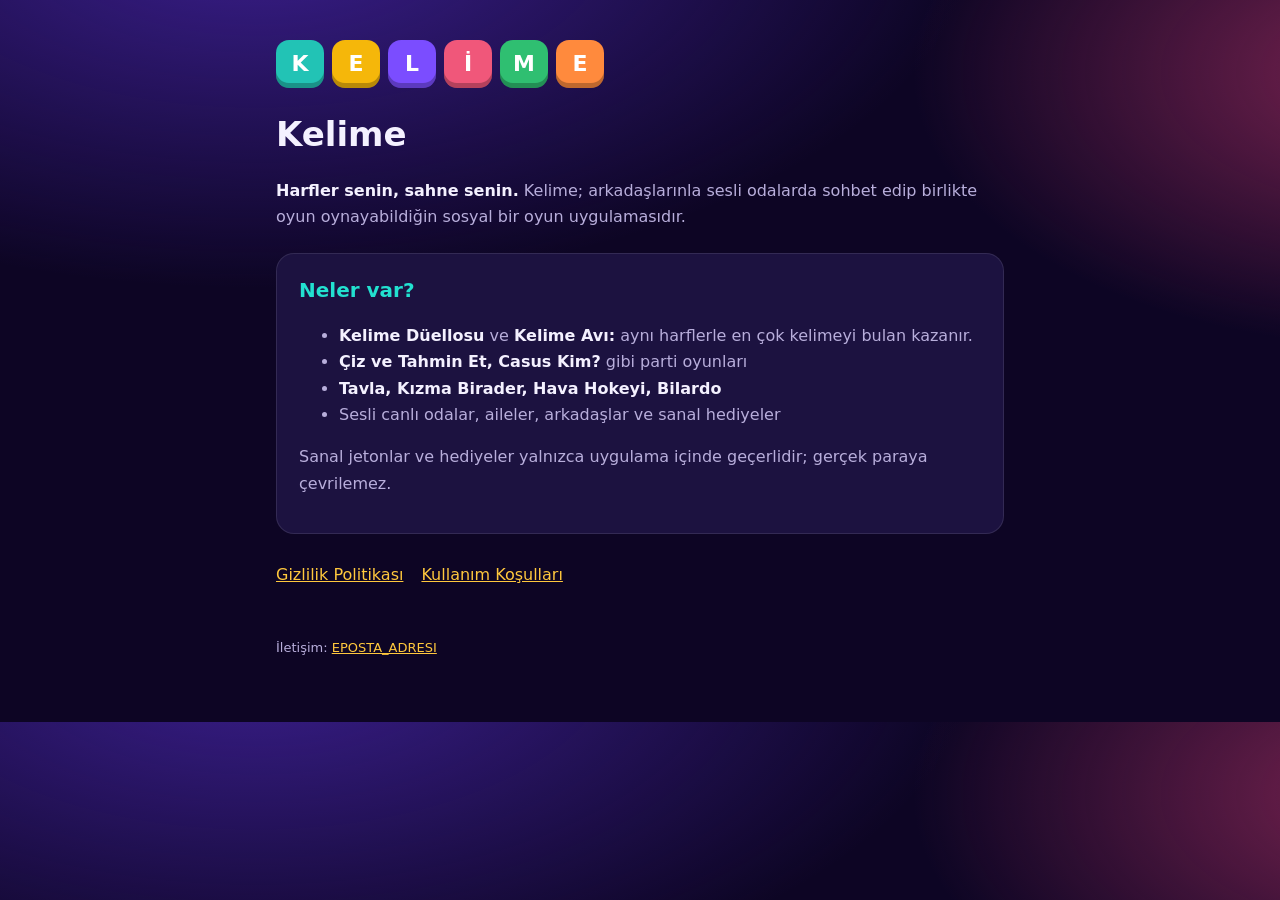
<file: index.html>
<!doctype html>
<html lang="tr"><head><meta charset="utf-8"><meta name="viewport" content="width=device-width, initial-scale=1">
<title>Kelime — Sesli sohbet ve kelime oyunları</title><link rel="stylesheet" href="style.css"></head>
<body><main>
<div class="tiles"><div class="tile" style="background:#22C3B5">K</div><div class="tile" style="background:#F5B70A">E</div><div class="tile" style="background:#7B4DFF">L</div><div class="tile" style="background:#F0577A">İ</div><div class="tile" style="background:#2FBF71">M</div><div class="tile" style="background:#FF8A3D">E</div></div>
<h1>Kelime</h1>
<p><strong>Harfler senin, sahne senin.</strong> Kelime; arkadaşlarınla sesli odalarda sohbet edip birlikte oyun oynayabildiğin sosyal bir oyun uygulamasıdır.</p>
<div class="card">
<h2 style="margin-top:0">Neler var?</h2>
<ul>
<li><strong>Kelime Düellosu</strong> ve <strong>Kelime Avı:</strong> aynı harflerle en çok kelimeyi bulan kazanır.</li>
<li><strong>Çiz ve Tahmin Et, Casus Kim?</strong> gibi parti oyunları</li>
<li><strong>Tavla, Kızma Birader, Hava Hokeyi, Bilardo</strong></li>
<li>Sesli canlı odalar, aileler, arkadaşlar ve sanal hediyeler</li>
</ul>
<p>Sanal jetonlar ve hediyeler yalnızca uygulama içinde geçerlidir; gerçek paraya çevrilemez.</p>
</div>
<nav><a href="gizlilik.html">Gizlilik Politikası</a><a href="kosullar.html">Kullanım Koşulları</a></nav>
<footer>İletişim: <a href="mailto:EPOSTA_ADRESI">EPOSTA_ADRESI</a></footer>
</main></body></html>
</file>
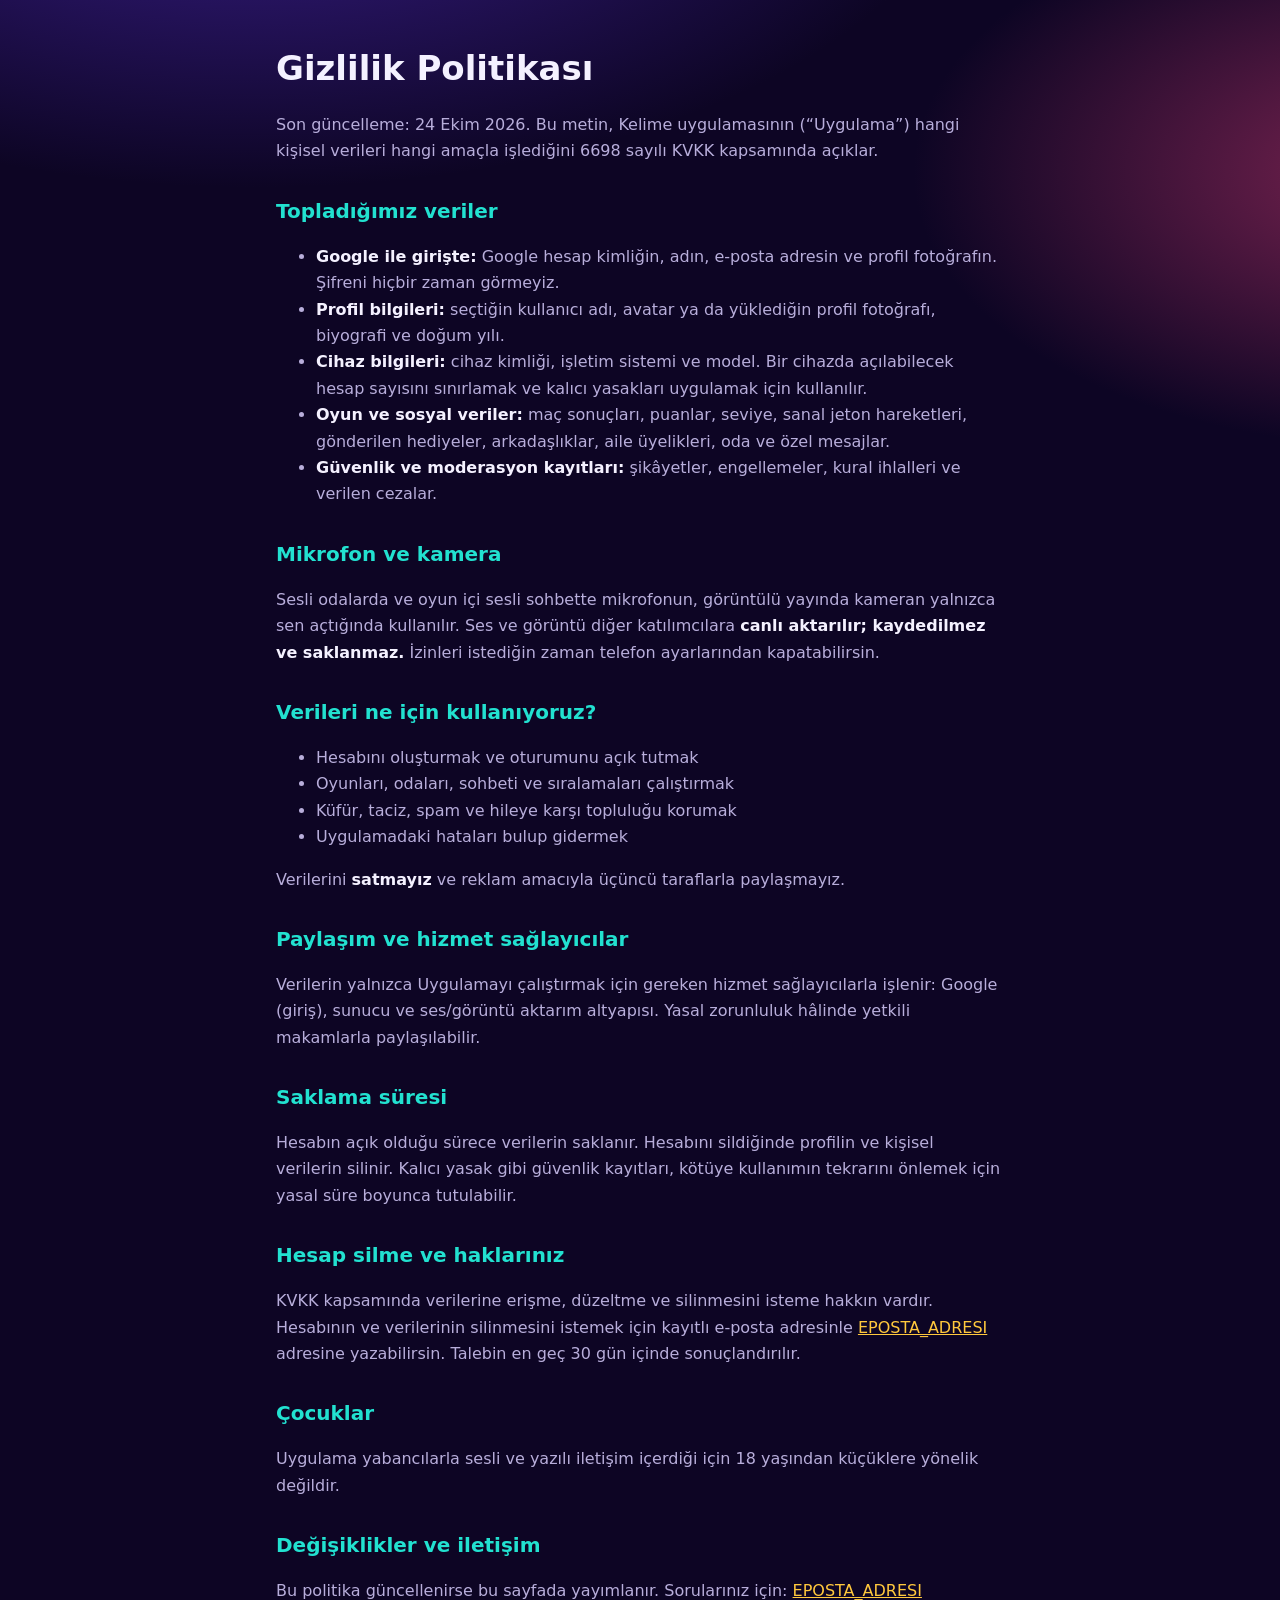
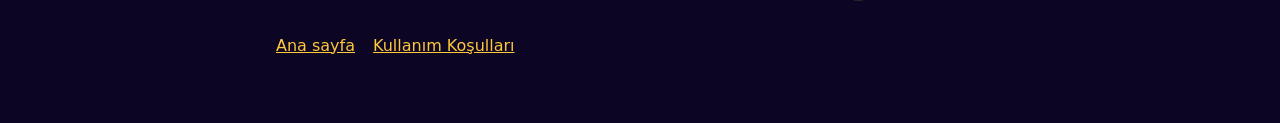
<file: gizlilik.html>
<!doctype html>
<html lang="tr"><head><meta charset="utf-8"><meta name="viewport" content="width=device-width, initial-scale=1">
<title>Gizlilik Politikası — Kelime</title><link rel="stylesheet" href="style.css"></head>
<body><main>
<h1>Gizlilik Politikası</h1>
<p>Son güncelleme: 24 Ekim 2026. Bu metin, Kelime uygulamasının (“Uygulama”) hangi kişisel verileri hangi amaçla işlediğini 6698 sayılı KVKK kapsamında açıklar.</p>

<h2>Topladığımız veriler</h2>
<ul>
<li><strong>Google ile girişte:</strong> Google hesap kimliğin, adın, e-posta adresin ve profil fotoğrafın. Şifreni hiçbir zaman görmeyiz.</li>
<li><strong>Profil bilgileri:</strong> seçtiğin kullanıcı adı, avatar ya da yüklediğin profil fotoğrafı, biyografi ve doğum yılı.</li>
<li><strong>Cihaz bilgileri:</strong> cihaz kimliği, işletim sistemi ve model. Bir cihazda açılabilecek hesap sayısını sınırlamak ve kalıcı yasakları uygulamak için kullanılır.</li>
<li><strong>Oyun ve sosyal veriler:</strong> maç sonuçları, puanlar, seviye, sanal jeton hareketleri, gönderilen hediyeler, arkadaşlıklar, aile üyelikleri, oda ve özel mesajlar.</li>
<li><strong>Güvenlik ve moderasyon kayıtları:</strong> şikâyetler, engellemeler, kural ihlalleri ve verilen cezalar.</li>
</ul>

<h2>Mikrofon ve kamera</h2>
<p>Sesli odalarda ve oyun içi sesli sohbette mikrofonun, görüntülü yayında kameran yalnızca sen açtığında kullanılır. Ses ve görüntü diğer katılımcılara <strong>canlı aktarılır; kaydedilmez ve saklanmaz.</strong> İzinleri istediğin zaman telefon ayarlarından kapatabilirsin.</p>

<h2>Verileri ne için kullanıyoruz?</h2>
<ul>
<li>Hesabını oluşturmak ve oturumunu açık tutmak</li>
<li>Oyunları, odaları, sohbeti ve sıralamaları çalıştırmak</li>
<li>Küfür, taciz, spam ve hileye karşı topluluğu korumak</li>
<li>Uygulamadaki hataları bulup gidermek</li>
</ul>
<p>Verilerini <strong>satmayız</strong> ve reklam amacıyla üçüncü taraflarla paylaşmayız.</p>

<h2>Paylaşım ve hizmet sağlayıcılar</h2>
<p>Verilerin yalnızca Uygulamayı çalıştırmak için gereken hizmet sağlayıcılarla işlenir: Google (giriş), sunucu ve ses/görüntü aktarım altyapısı. Yasal zorunluluk hâlinde yetkili makamlarla paylaşılabilir.</p>

<h2>Saklama süresi</h2>
<p>Hesabın açık olduğu sürece verilerin saklanır. Hesabını sildiğinde profilin ve kişisel verilerin silinir. Kalıcı yasak gibi güvenlik kayıtları, kötüye kullanımın tekrarını önlemek için yasal süre boyunca tutulabilir.</p>

<h2>Hesap silme ve haklarınız</h2>
<p>KVKK kapsamında verilerine erişme, düzeltme ve silinmesini isteme hakkın vardır. Hesabının ve verilerinin silinmesini istemek için kayıtlı e-posta adresinle <a href="mailto:EPOSTA_ADRESI">EPOSTA_ADRESI</a> adresine yazabilirsin. Talebin en geç 30 gün içinde sonuçlandırılır.</p>

<h2>Çocuklar</h2>
<p>Uygulama yabancılarla sesli ve yazılı iletişim içerdiği için 18 yaşından küçüklere yönelik değildir.</p>

<h2>Değişiklikler ve iletişim</h2>
<p>Bu politika güncellenirse bu sayfada yayımlanır. Sorularınız için: <a href="mailto:EPOSTA_ADRESI">EPOSTA_ADRESI</a></p>
<nav><a href="index.html">Ana sayfa</a><a href="kosullar.html">Kullanım Koşulları</a></nav>
</main></body></html>
</file>
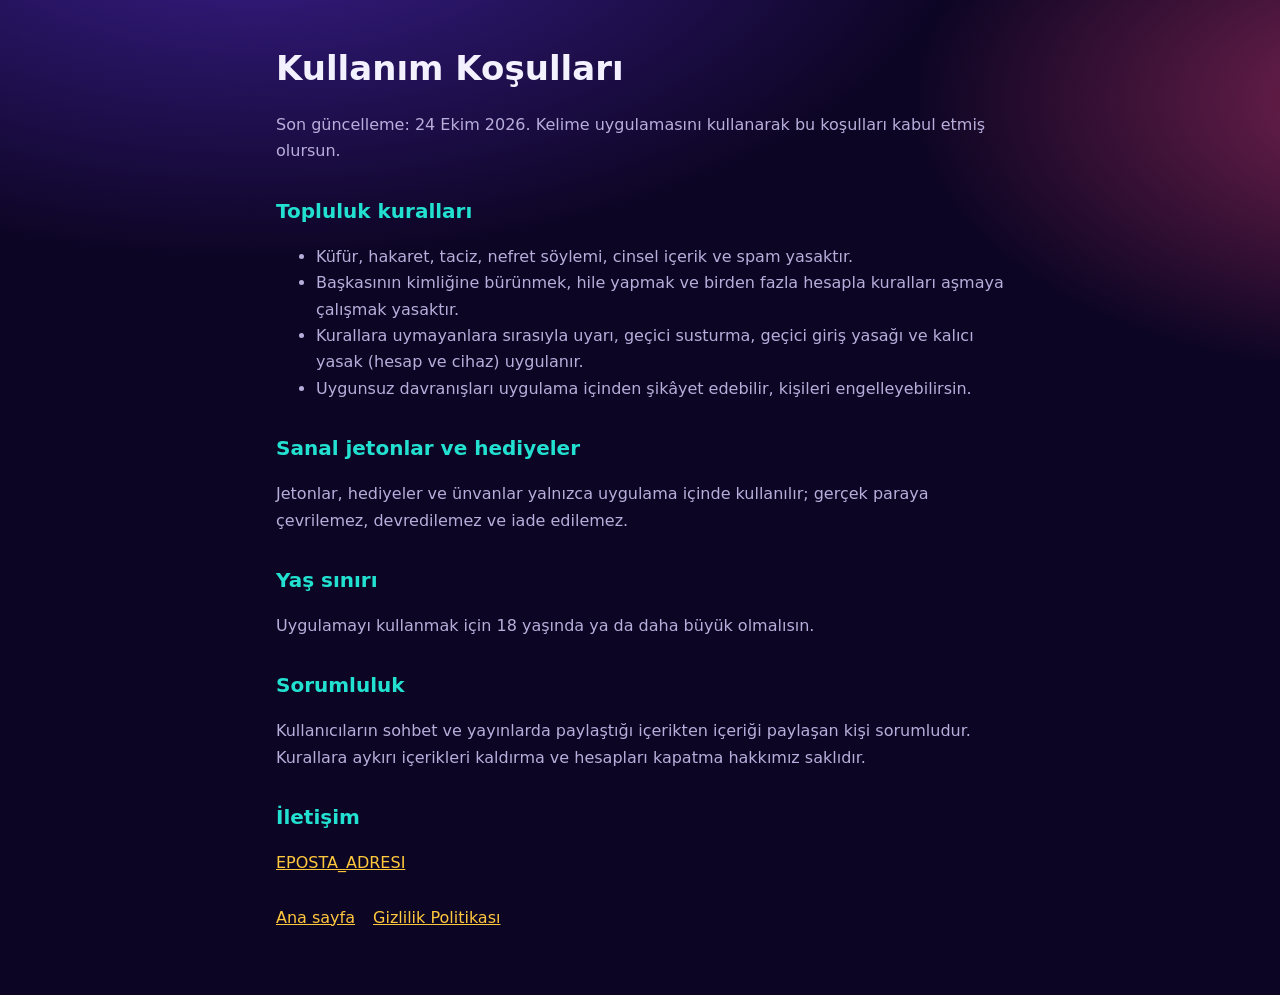
<file: kosullar.html>
<!doctype html>
<html lang="tr"><head><meta charset="utf-8"><meta name="viewport" content="width=device-width, initial-scale=1">
<title>Kullanım Koşulları — Kelime</title><link rel="stylesheet" href="style.css"></head>
<body><main>
<h1>Kullanım Koşulları</h1>
<p>Son güncelleme: 24 Ekim 2026. Kelime uygulamasını kullanarak bu koşulları kabul etmiş olursun.</p>
<h2>Topluluk kuralları</h2>
<ul>
<li>Küfür, hakaret, taciz, nefret söylemi, cinsel içerik ve spam yasaktır.</li>
<li>Başkasının kimliğine bürünmek, hile yapmak ve birden fazla hesapla kuralları aşmaya çalışmak yasaktır.</li>
<li>Kurallara uymayanlara sırasıyla uyarı, geçici susturma, geçici giriş yasağı ve kalıcı yasak (hesap ve cihaz) uygulanır.</li>
<li>Uygunsuz davranışları uygulama içinden şikâyet edebilir, kişileri engelleyebilirsin.</li>
</ul>
<h2>Sanal jetonlar ve hediyeler</h2>
<p>Jetonlar, hediyeler ve ünvanlar yalnızca uygulama içinde kullanılır; gerçek paraya çevrilemez, devredilemez ve iade edilemez.</p>
<h2>Yaş sınırı</h2>
<p>Uygulamayı kullanmak için 18 yaşında ya da daha büyük olmalısın.</p>
<h2>Sorumluluk</h2>
<p>Kullanıcıların sohbet ve yayınlarda paylaştığı içerikten içeriği paylaşan kişi sorumludur. Kurallara aykırı içerikleri kaldırma ve hesapları kapatma hakkımız saklıdır.</p>
<h2>İletişim</h2>
<p><a href="mailto:EPOSTA_ADRESI">EPOSTA_ADRESI</a></p>
<nav><a href="index.html">Ana sayfa</a><a href="gizlilik.html">Gizlilik Politikası</a></nav>
</main></body></html>
</file>
<file: style.css>
:root { --bg: #0D0524; --card: #1C1240; --text: #F4F1FF; --muted: #B8AEDB; --accent: #FFC83D; --sec: #22E1D0; }
* { box-sizing: border-box; }
body { margin: 0; background: radial-gradient(1200px 600px at 20% -10%, #3B1F8F 0%, transparent 60%), radial-gradient(900px 500px at 110% 10%, #7A2350 0%, transparent 55%), var(--bg); color: var(--text); font: 16px/1.65 system-ui, -apple-system, "Segoe UI", Roboto, sans-serif; }
main { max-width: 760px; margin: 0 auto; padding: 40px 16px 64px; }
.tiles { display: flex; gap: 8px; margin-bottom: 18px; }
.tile { width: 48px; height: 48px; border-radius: 13px; display: grid; place-items: center; font-weight: 800; font-size: 22px; color: #fff; box-shadow: inset 0 -5px 0 rgba(0,0,0,.25); }
h1 { font-size: 34px; margin: 0 0 6px; } h2 { font-size: 20px; margin: 30px 0 8px; color: var(--sec); }
p, li { color: var(--muted); } strong { color: var(--text); }
.card { background: var(--card); border: 1px solid rgba(255,255,255,.1); border-radius: 18px; padding: 20px 22px; margin-top: 22px; }
a { color: var(--accent); } nav { display: flex; gap: 18px; margin-top: 28px; flex-wrap: wrap; }
footer { margin-top: 48px; font-size: 13px; color: var(--muted); }
</file>
